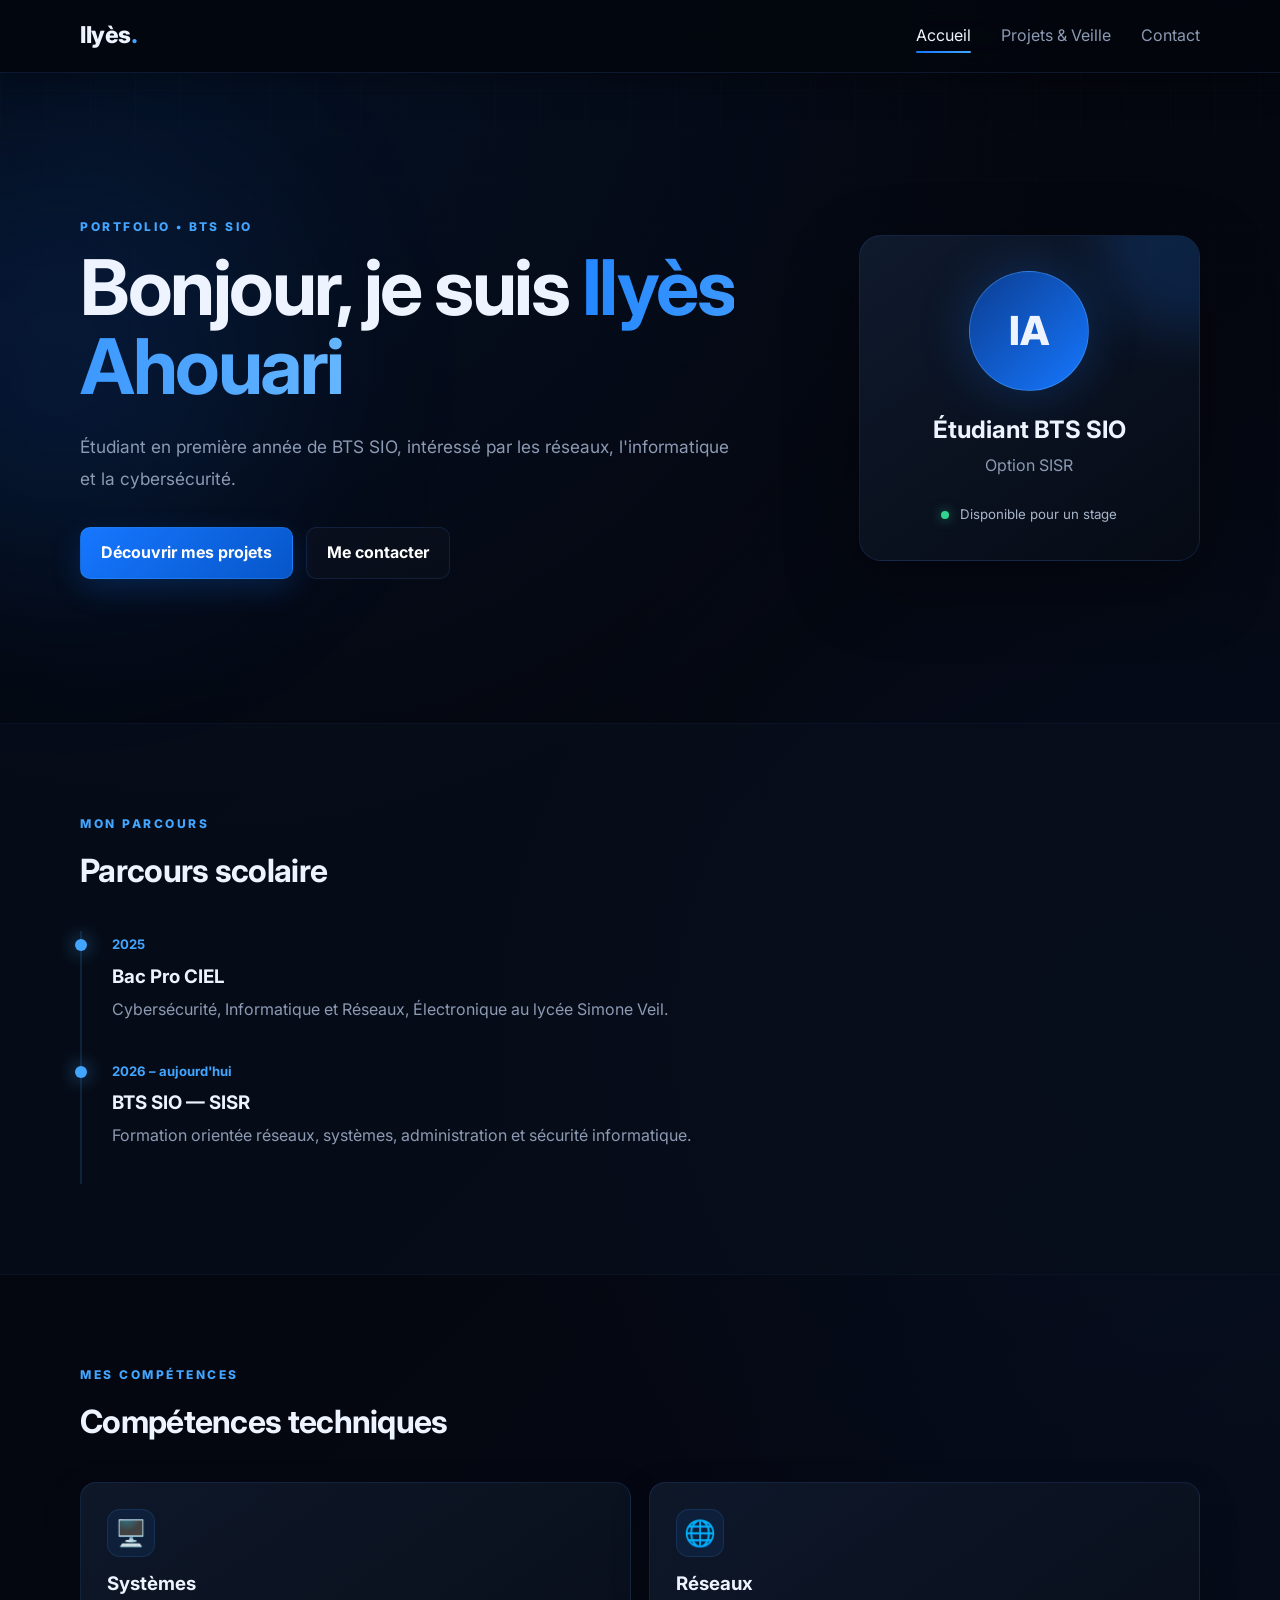
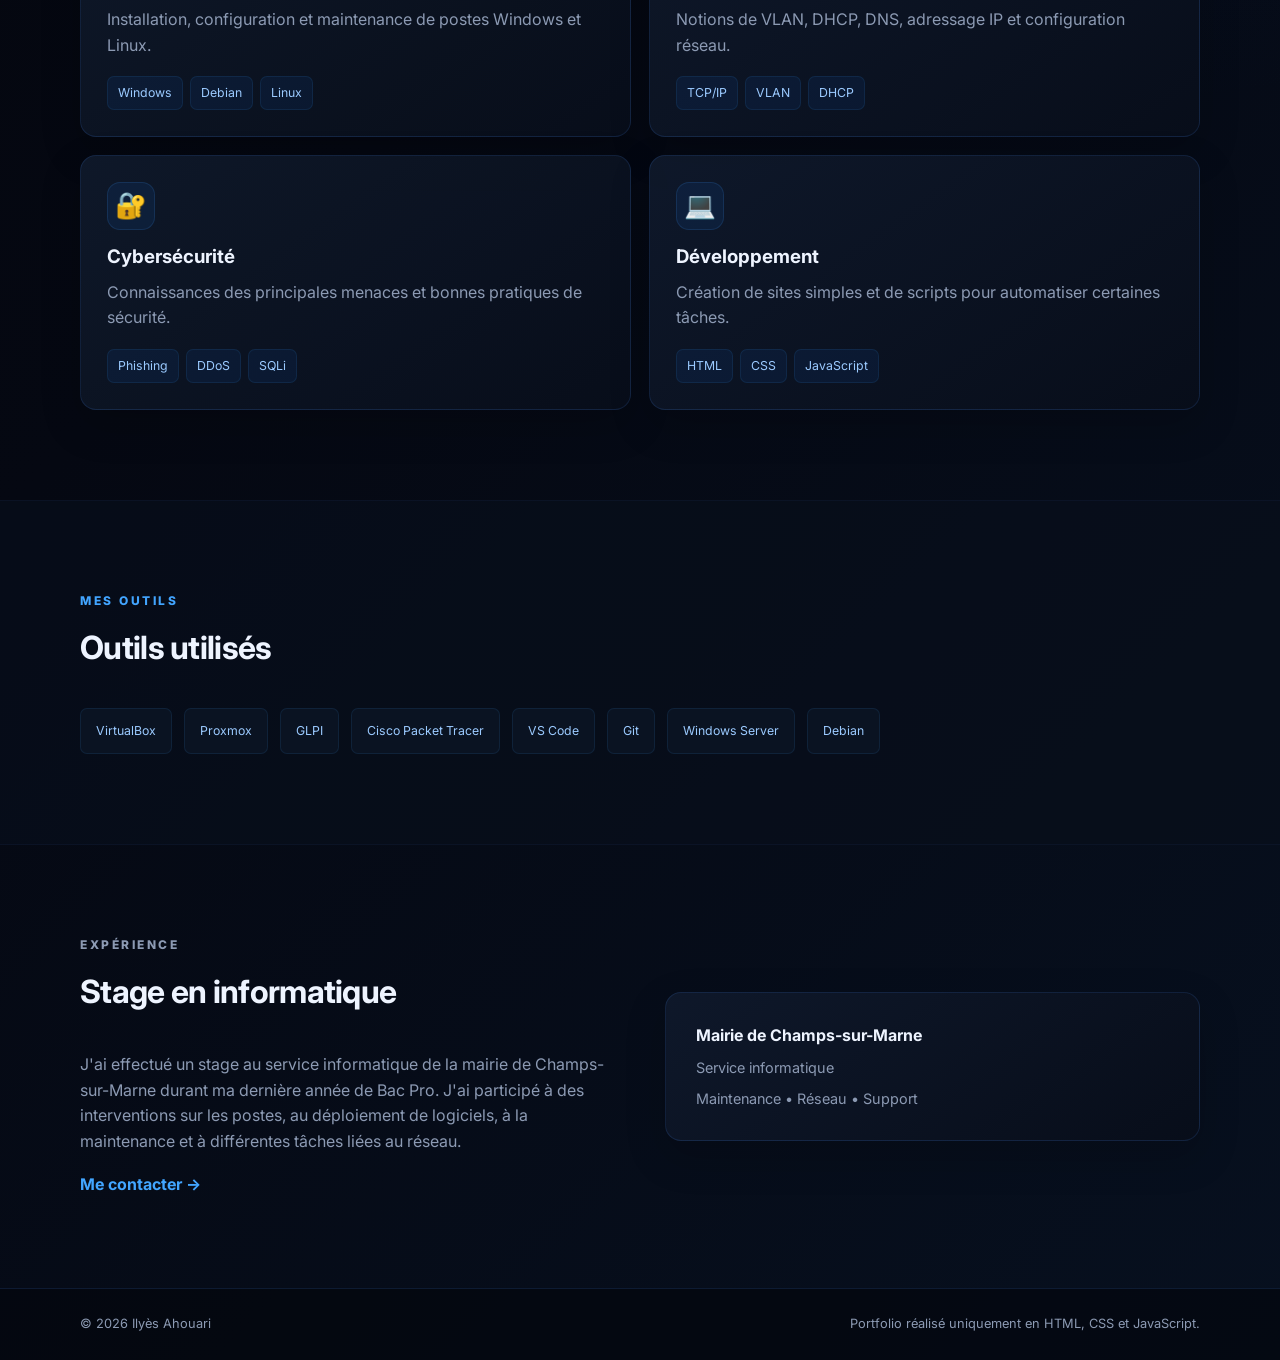
<file: index.html>
<!DOCTYPE html>
<html lang="fr">
<head>
  <meta charset="UTF-8">
  <meta name="viewport" content="width=device-width, initial-scale=1.0">
  <title>Ilyès Ahouari | Portfolio BTS SIO</title>
  <link rel="stylesheet" href="style.css">
</head>
<body>
  <header class="header">
    <nav class="nav container">
      <a href="index.html" class="logo">Ilyès<span>.</span></a>
      <button class="menu-btn" aria-label="Ouvrir le menu">☰</button>
      <ul class="nav-links">
        <li><a class="active" href="index.html">Accueil</a></li>
        <li><a href="projets.html">Projets & Veille</a></li>
        <li><a href="contact.html">Contact</a></li>
      </ul>
    </nav>
  </header>

  <main>
    <section class="hero container">
      <div class="hero-text">
        <p class="eyebrow">PORTFOLIO • BTS SIO</p>
        <h1>Bonjour, je suis <span>Ilyès Ahouari</span></h1>
        <p class="hero-description">
          Étudiant en première année de BTS SIO, intéressé par les réseaux,
          l'informatique et la cybersécurité.
        </p>
        <div class="hero-buttons">
          <a class="btn" href="projets.html">Découvrir mes projets</a>
          <a class="btn btn-outline" href="contact.html">Me contacter</a>
        </div>
      </div>
      <div class="hero-card">
        <div class="avatar">IA</div>
        <h2>Étudiant BTS SIO</h2>
        <p>Option SISR</p>
        <div class="status"><span></span> Disponible pour un stage</div>
      </div>
    </section>

    <section class="section alt">
      <div class="container">
        <p class="eyebrow">MON PARCOURS</p>
        <h2 class="section-title">Parcours scolaire</h2>
        <div class="timeline">
          <article class="timeline-item">
            <div class="timeline-dot"></div>
            <div>
              <span class="date">2025</span>
              <h3>Bac Pro CIEL</h3>
              <p>Cybersécurité, Informatique et Réseaux, Électronique au lycée Simone Veil.</p>
            </div>
          </article>
          <article class="timeline-item">
            <div class="timeline-dot"></div>
            <div>
              <span class="date">2026 – aujourd'hui</span>
              <h3>BTS SIO — SISR</h3>
              <p>Formation orientée réseaux, systèmes, administration et sécurité informatique.</p>
            </div>
          </article>
        </div>
      </div>
    </section>

    <section class="section container">
      <p class="eyebrow">MES COMPÉTENCES</p>
      <h2 class="section-title">Compétences techniques</h2>
      <div class="cards">
        <article class="card">
          <div class="icon">🖥️</div>
          <h3>Systèmes</h3>
          <p>Installation, configuration et maintenance de postes Windows et Linux.</p>
          <div class="tags"><span>Windows</span><span>Debian</span><span>Linux</span></div>
        </article>
        <article class="card">
          <div class="icon">🌐</div>
          <h3>Réseaux</h3>
          <p>Notions de VLAN, DHCP, DNS, adressage IP et configuration réseau.</p>
          <div class="tags"><span>TCP/IP</span><span>VLAN</span><span>DHCP</span></div>
        </article>
        <article class="card">
          <div class="icon">🔐</div>
          <h3>Cybersécurité</h3>
          <p>Connaissances des principales menaces et bonnes pratiques de sécurité.</p>
          <div class="tags"><span>Phishing</span><span>DDoS</span><span>SQLi</span></div>
        </article>
        <article class="card">
          <div class="icon">💻</div>
          <h3>Développement</h3>
          <p>Création de sites simples et de scripts pour automatiser certaines tâches.</p>
          <div class="tags"><span>HTML</span><span>CSS</span><span>JavaScript</span></div>
        </article>
      </div>
    </section>

    <section class="section alt">
      <div class="container">
        <p class="eyebrow">MES OUTILS</p>
        <h2 class="section-title">Outils utilisés</h2>
        <div class="tools">
          <span>VirtualBox</span><span>Proxmox</span><span>GLPI</span><span>Cisco Packet Tracer</span>
          <span>VS Code</span><span>Git</span><span>Windows Server</span><span>Debian</span>
        </div>
      </div>
    </section>

    <section class="section container experience">
      <div>
        <p class="eyebrow">EXPÉRIENCE</p>
        <h2 class="section-title">Stage en informatique</h2>
        <p>
          J'ai effectué un stage au service informatique de la mairie de
          Champs-sur-Marne durant ma dernière année de Bac Pro. J'ai participé
          à des interventions sur les postes, au déploiement de logiciels,
          à la maintenance et à différentes tâches liées au réseau.
        </p>
        <a class="text-link" href="contact.html">Me contacter →</a>
      </div>
      <div class="experience-box">
        <strong>Mairie de Champs-sur-Marne</strong>
        <span>Service informatique</span>
        <span>Maintenance • Réseau • Support</span>
      </div>
    </section>
  </main>

  <footer>
    <div class="container footer-content">
      <p>© <span id="year"></span> Ilyès Ahouari</p>
      <p>Portfolio réalisé uniquement en HTML, CSS et JavaScript.</p>
    </div>
  </footer>
  <script src="script.js"></script>
</body>
</html>
</file>
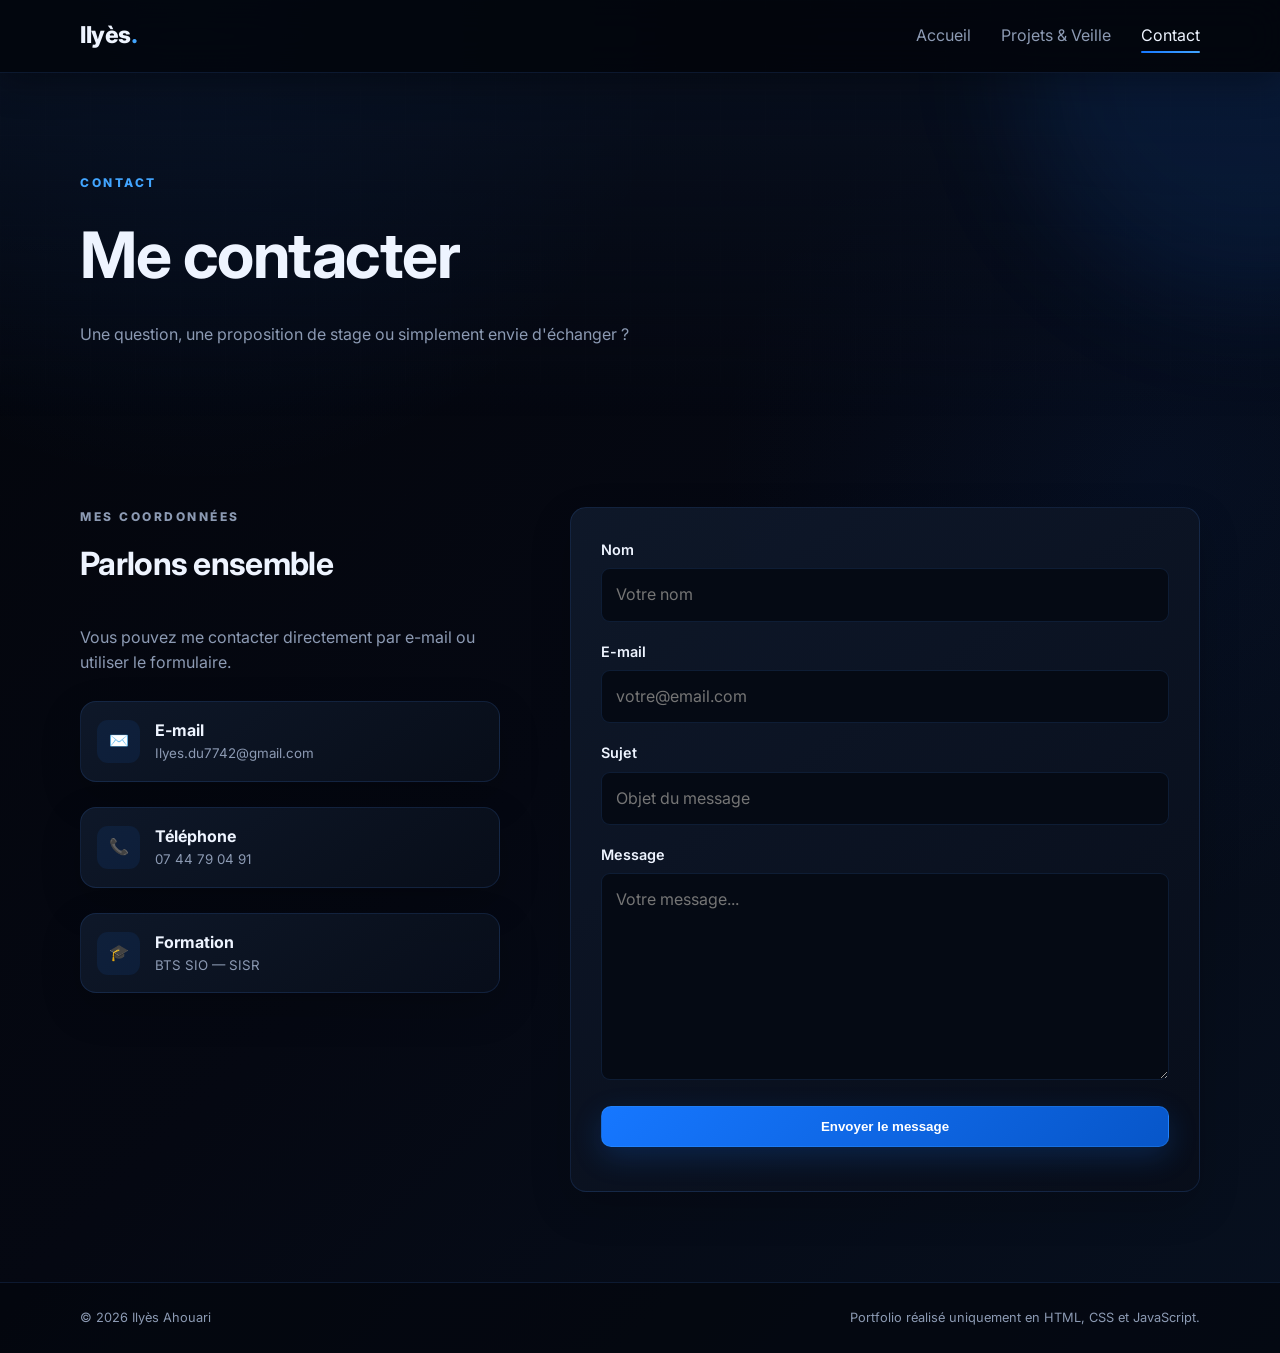
<file: contact.html>
<!DOCTYPE html>
<html lang="fr">
<head>
  <meta charset="UTF-8">
  <meta name="viewport" content="width=device-width, initial-scale=1.0">
  <title>Contact | Ilyès Ahouari</title>
  <link rel="stylesheet" href="style.css">
</head>
<body>
  <header class="header">
    <nav class="nav container">
      <a href="index.html" class="logo">Ilyès<span>.</span></a>
      <button class="menu-btn" aria-label="Ouvrir le menu">☰</button>
      <ul class="nav-links">
        <li><a href="index.html">Accueil</a></li>
        <li><a href="projets.html">Projets & Veille</a></li>
        <li><a class="active" href="contact.html">Contact</a></li>
      </ul>
    </nav>
  </header>

  <main>
    <section class="page-hero">
      <div class="container">
        <p class="eyebrow">CONTACT</p>
        <h1>Me contacter</h1>
        <p>Une question, une proposition de stage ou simplement envie d'échanger ?</p>
      </div>
    </section>

    <section class="section container contact-layout">
      <div class="contact-info">
        <p class="eyebrow">MES COORDONNÉES</p>
        <h2 class="section-title">Parlons ensemble</h2>
        <p>Vous pouvez me contacter directement par e-mail ou utiliser le formulaire.</p>
        <a class="contact-item" href="mailto:Ilyes.du7742@gmail.com">
          <span>✉️</span>
          <div><strong>E-mail</strong><small>Ilyes.du7742@gmail.com</small></div>
        </a>
        <div class="contact-item">
          <span>📞</span>
          <div><strong>Téléphone</strong><small><a href="tel:0744790491">07 44 79 04 91</a></small></div>
        </div>
        <div class="contact-item">
          <span>🎓</span>
          <div><strong>Formation</strong><small>BTS SIO — SISR</small></div>
        </div>
      </div>

      <form class="contact-form" id="contactForm">
        <label for="name">Nom</label>
        <input type="text" id="name" name="name" placeholder="Votre nom" required>

        <label for="email">E-mail</label>
        <input type="email" id="email" name="email" placeholder="votre@email.com" required>

        <label for="subject">Sujet</label>
        <input type="text" id="subject" name="subject" placeholder="Objet du message" required>

        <label for="message">Message</label>
        <textarea id="message" name="message" rows="7" placeholder="Votre message..." required></textarea>

        <button class="btn" type="submit">Envoyer le message</button>
        <p id="formMessage" class="form-message"></p>
      </form>
    </section>
  </main>

  <footer>
    <div class="container footer-content">
      <p>© <span id="year"></span> Ilyès Ahouari</p>
      <p>Portfolio réalisé uniquement en HTML, CSS et JavaScript.</p>
    </div>
  </footer>
  <script src="script.js"></script>
</body>
</html>
</file>
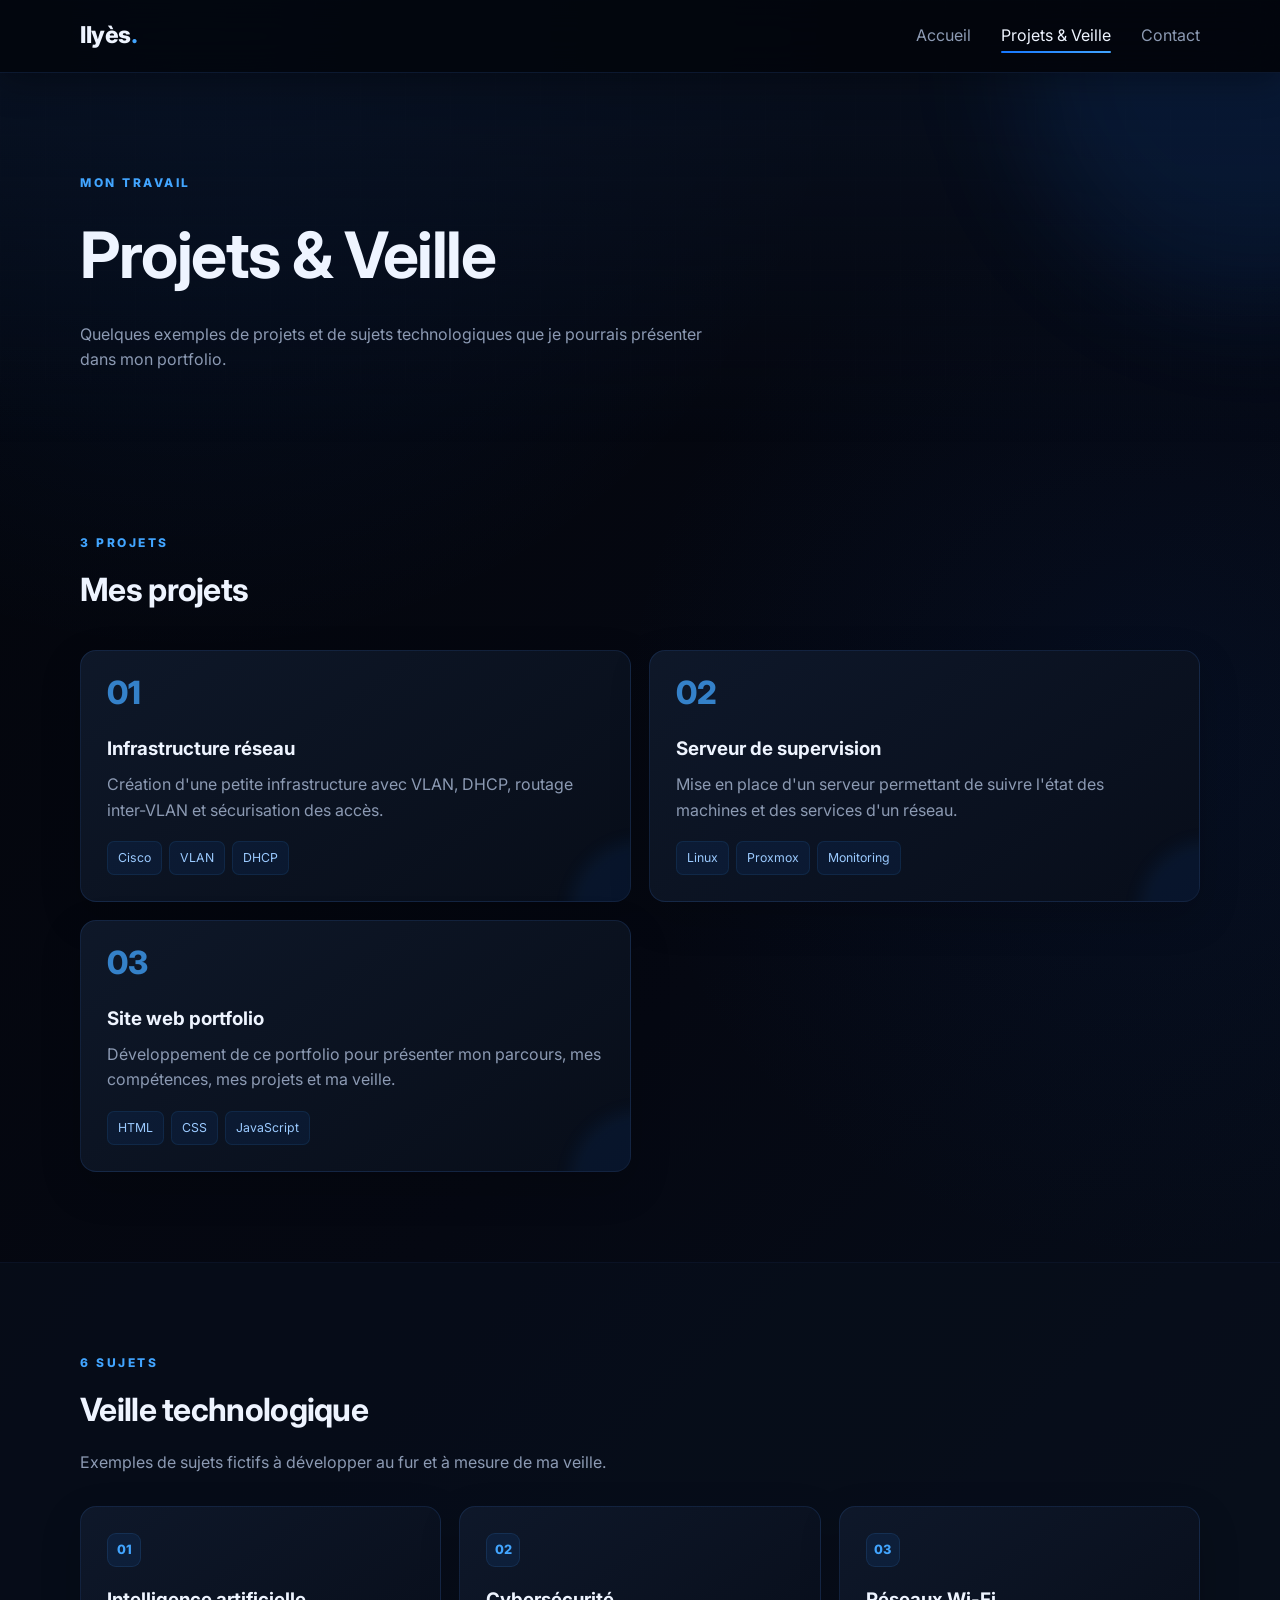
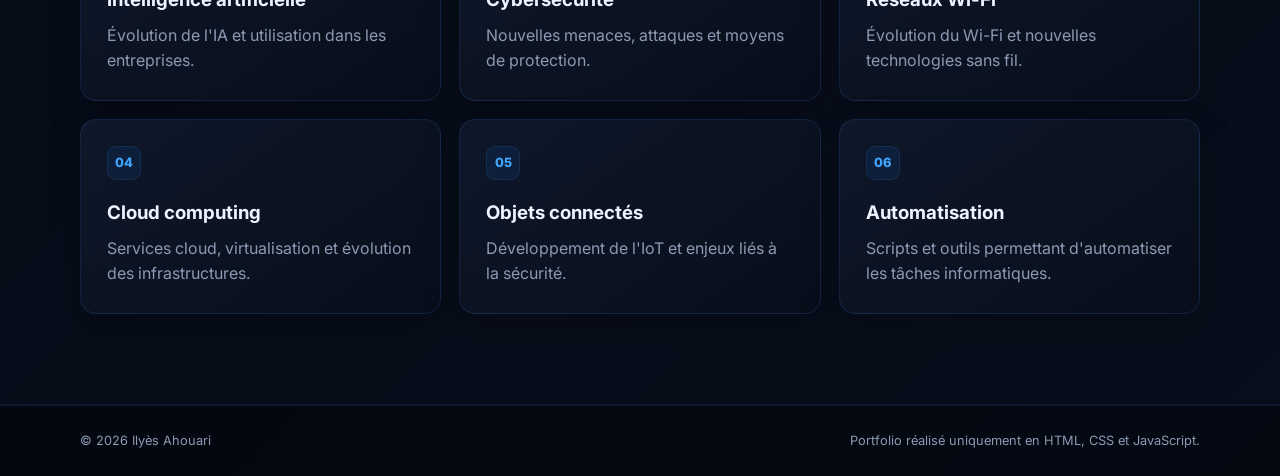
<file: projets.html>
<!DOCTYPE html>
<html lang="fr">
<head>
  <meta charset="UTF-8">
  <meta name="viewport" content="width=device-width, initial-scale=1.0">
  <title>Projets & Veille | Ilyès Ahouari</title>
  <link rel="stylesheet" href="style.css">
</head>
<body>
  <header class="header">
    <nav class="nav container">
      <a href="index.html" class="logo">Ilyès<span>.</span></a>
      <button class="menu-btn" aria-label="Ouvrir le menu">☰</button>
      <ul class="nav-links">
        <li><a href="index.html">Accueil</a></li>
        <li><a class="active" href="projets.html">Projets & Veille</a></li>
        <li><a href="contact.html">Contact</a></li>
      </ul>
    </nav>
  </header>

  <main>
    <section class="page-hero">
      <div class="container">
        <p class="eyebrow">MON TRAVAIL</p>
        <h1>Projets & Veille</h1>
        <p>Quelques exemples de projets et de sujets technologiques que je pourrais présenter dans mon portfolio.</p>
      </div>
    </section>

    <section class="section container">
      <p class="eyebrow">3 PROJETS</p>
      <h2 class="section-title">Mes projets</h2>
      <div class="project-grid">
        <article class="project-card">
          <div class="project-number">01</div>
          <h3>Infrastructure réseau</h3>
          <p>Création d'une petite infrastructure avec VLAN, DHCP, routage inter-VLAN et sécurisation des accès.</p>
          <div class="tags"><span>Cisco</span><span>VLAN</span><span>DHCP</span></div>
        </article>
        <article class="project-card">
          <div class="project-number">02</div>
          <h3>Serveur de supervision</h3>
          <p>Mise en place d'un serveur permettant de suivre l'état des machines et des services d'un réseau.</p>
          <div class="tags"><span>Linux</span><span>Proxmox</span><span>Monitoring</span></div>
        </article>
        <article class="project-card">
          <div class="project-number">03</div>
          <h3>Site web portfolio</h3>
          <p>Développement de ce portfolio pour présenter mon parcours, mes compétences, mes projets et ma veille.</p>
          <div class="tags"><span>HTML</span><span>CSS</span><span>JavaScript</span></div>
        </article>
      </div>
    </section>

    <section class="section alt">
      <div class="container">
        <p class="eyebrow">6 SUJETS</p>
        <h2 class="section-title">Veille technologique</h2>
        <p class="section-intro">Exemples de sujets fictifs à développer au fur et à mesure de ma veille.</p>
        <div class="watch-grid">
          <article class="watch-card"><span>01</span><h3>Intelligence artificielle</h3><p>Évolution de l'IA et utilisation dans les entreprises.</p></article>
          <article class="watch-card"><span>02</span><h3>Cybersécurité</h3><p>Nouvelles menaces, attaques et moyens de protection.</p></article>
          <article class="watch-card"><span>03</span><h3>Réseaux Wi-Fi</h3><p>Évolution du Wi-Fi et nouvelles technologies sans fil.</p></article>
          <article class="watch-card"><span>04</span><h3>Cloud computing</h3><p>Services cloud, virtualisation et évolution des infrastructures.</p></article>
          <article class="watch-card"><span>05</span><h3>Objets connectés</h3><p>Développement de l'IoT et enjeux liés à la sécurité.</p></article>
          <article class="watch-card"><span>06</span><h3>Automatisation</h3><p>Scripts et outils permettant d'automatiser les tâches informatiques.</p></article>
        </div>
      </div>
    </section>
  </main>

  <footer>
    <div class="container footer-content">
      <p>© <span id="year"></span> Ilyès Ahouari</p>
      <p>Portfolio réalisé uniquement en HTML, CSS et JavaScript.</p>
    </div>
  </footer>
  <script src="script.js"></script>
</body>
</html>
</file>
<file: style.css>
@import url('https://fonts.googleapis.com/css2?family=Inter:wght@400;500;600;700;800&display=swap');

:root {
  --bg: #050812;
  --bg-2: #080d1a;
  --card: #0c1424;
  --card-2: #101a2d;
  --text: #eef4ff;
  --muted: #8c9ab3;
  --blue: #1677ff;
  --blue-light: #42a5ff;
  --blue-dark: #0b3d91;
  --border: rgba(75, 145, 255, .14);
  --radius: 16px;
}

* { box-sizing: border-box; margin: 0; padding: 0; }

html { scroll-behavior: smooth; }

body {
  font-family: 'Inter', sans-serif;
  color: var(--text);
  background:
    radial-gradient(circle at 15% 0%, rgba(22,119,255,.10), transparent 28%),
    radial-gradient(circle at 90% 35%, rgba(11,61,145,.10), transparent 30%),
    linear-gradient(135deg, #03050b 0%, #050812 50%, #07101f 100%);
  line-height: 1.6;
  min-height: 100vh;
  overflow-x: hidden;
}

body::before {
  content: "";
  position: fixed;
  inset: 0;
  pointer-events: none;
  opacity: .025;
  background-image: linear-gradient(rgba(255,255,255,.5) 1px, transparent 1px),
                    linear-gradient(90deg, rgba(255,255,255,.5) 1px, transparent 1px);
  background-size: 45px 45px;
  mask-image: linear-gradient(to bottom, black, transparent);
}

a { color: inherit; text-decoration: none; }

.container { width: min(1120px, 90%); margin: auto; }

.header {
  position: sticky;
  top: 0;
  z-index: 20;
  background: rgba(3,6,13,.88);
  backdrop-filter: blur(18px);
  border-bottom: 1px solid var(--border);
  box-shadow: 0 10px 35px rgba(0,0,0,.3);
}

.nav {
  min-height: 72px;
  display: flex;
  align-items: center;
  justify-content: space-between;
}

.logo {
  font-size: 1.45rem;
  font-weight: 800;
  letter-spacing: -.5px;
}

.logo span { color: var(--blue-light); }

.nav-links {
  list-style: none;
  display: flex;
  gap: 30px;
}

.nav-links a {
  color: var(--muted);
  position: relative;
  padding: 8px 0;
  transition: .25s;
}

.nav-links a:hover,
.nav-links a.active {
  color: var(--text);
}

.nav-links a::after {
  content: "";
  position: absolute;
  left: 0;
  bottom: 0;
  height: 2px;
  width: 0;
  border-radius: 10px;
  background: linear-gradient(90deg, var(--blue), var(--blue-light));
  transition: width .25s;
}

.nav-links a:hover::after,
.nav-links a.active::after {
  width: 100%;
}

.menu-btn {
  display: none;
  border: 0;
  background: transparent;
  color: var(--text);
  font-size: 1.6rem;
  cursor: pointer;
}

/* Accueil */
.hero {
  min-height: 650px;
  display: grid;
  grid-template-columns: 1.35fr .65fr;
  align-items: center;
  gap: 70px;
  position: relative;
}

.hero::before {
  content: "";
  position: absolute;
  width: 420px;
  height: 420px;
  left: -230px;
  top: 80px;
  border-radius: 50%;
  background: rgba(22,119,255,.12);
  filter: blur(100px);
  pointer-events: none;
}

.hero-text,
.hero-card { position: relative; z-index: 1; }

.eyebrow {
  color: var(--blue-light);
  font-size: .75rem;
  font-weight: 800;
  letter-spacing: 2.5px;
  margin-bottom: 12px;
}

.hero h1 {
  font-size: clamp(2.7rem, 6vw, 5rem);
  line-height: 1.03;
  letter-spacing: -2.5px;
  margin-bottom: 25px;
}

.hero h1 span {
  background: linear-gradient(90deg, #2487ff, #65b6ff);
  -webkit-background-clip: text;
  background-clip: text;
  color: transparent;
}

.hero-description {
  max-width: 650px;
  color: var(--muted);
  font-size: 1.08rem;
  line-height: 1.85;
}

.hero-buttons {
  display: flex;
  gap: 13px;
  margin-top: 32px;
  flex-wrap: wrap;
}

.btn {
  display: inline-block;
  border: 1px solid rgba(66,165,255,.25);
  border-radius: 10px;
  padding: 12px 20px;
  background: linear-gradient(135deg, var(--blue), #0756c9);
  color: white;
  font-weight: 700;
  cursor: pointer;
  box-shadow: 0 10px 30px rgba(22,119,255,.2);
  transition: .25s;
}

.btn:hover {
  transform: translateY(-3px);
  box-shadow: 0 14px 35px rgba(22,119,255,.32);
}

.btn-outline {
  background: rgba(255,255,255,.02);
  border-color: var(--border);
  box-shadow: none;
}

.btn-outline:hover {
  background: rgba(22,119,255,.08);
  border-color: rgba(66,165,255,.4);
}

.hero-card {
  background: linear-gradient(145deg, rgba(16,27,47,.96), rgba(6,11,21,.96));
  border: 1px solid var(--border);
  border-radius: 22px;
  padding: 35px;
  text-align: center;
  box-shadow: 0 25px 70px rgba(0,0,0,.38);
  overflow: hidden;
}

.hero-card::before {
  content: "";
  position: absolute;
  width: 180px;
  height: 180px;
  right: -80px;
  top: -80px;
  border-radius: 50%;
  background: rgba(22,119,255,.15);
  filter: blur(25px);
}

.avatar {
  width: 120px;
  height: 120px;
  margin: 0 auto 20px;
  border-radius: 50%;
  display: grid;
  place-items: center;
  font-size: 2.5rem;
  font-weight: 800;
  background: linear-gradient(135deg, #0b3d91, #1677ff);
  border: 1px solid rgba(101,182,255,.35);
  box-shadow: 0 0 50px rgba(22,119,255,.25);
}

.hero-card h2 { margin-bottom: 4px; }
.hero-card p { color: var(--muted); }

.status {
  margin-top: 25px;
  font-size: .83rem;
  color: #a9b6cb;
}

.status span {
  display: inline-block;
  width: 8px;
  height: 8px;
  border-radius: 50%;
  background: #31d391;
  margin-right: 7px;
  box-shadow: 0 0 12px rgba(49,211,145,.6);
}

/* Sections */
.section { padding: 90px 0; }

.alt {
  background: rgba(8,14,27,.72);
  border-top: 1px solid rgba(75,145,255,.05);
  border-bottom: 1px solid rgba(75,145,255,.05);
}

.section-title {
  font-size: 2rem;
  letter-spacing: -.7px;
  margin-bottom: 35px;
}

.section-intro {
  color: var(--muted);
  margin-top: -20px;
  margin-bottom: 30px;
}

/* Parcours */
.timeline {
  max-width: 800px;
  border-left: 2px solid rgba(66,165,255,.15);
  padding-left: 30px;
}

.timeline-item {
  position: relative;
  padding: 0 0 35px;
}

.timeline-dot {
  position: absolute;
  width: 12px;
  height: 12px;
  border-radius: 50%;
  background: var(--blue-light);
  left: -37px;
  top: 8px;
  box-shadow: 0 0 18px rgba(66,165,255,.7);
}

.date {
  color: var(--blue-light);
  font-size: .82rem;
  font-weight: 700;
}

.timeline-item h3 { margin: 5px 0; }
.timeline-item p { color: var(--muted); }

/* Cartes */
.cards,
.project-grid,
.watch-grid {
  display: grid;
  grid-template-columns: repeat(2, 1fr);
  gap: 18px;
}

.card,
.project-card,
.watch-card,
.experience-box,
.contact-form,
.contact-item {
  background: linear-gradient(145deg, rgba(15,25,43,.95), rgba(8,14,26,.95));
  border: 1px solid var(--border);
  border-radius: var(--radius);
  box-shadow: 0 15px 40px rgba(0,0,0,.18);
}

.card,
.project-card,
.watch-card {
  padding: 26px;
  transition: transform .25s, border-color .25s, box-shadow .25s;
}

.card:hover,
.project-card:hover,
.watch-card:hover {
  transform: translateY(-5px);
  border-color: rgba(66,165,255,.32);
  box-shadow: 0 20px 50px rgba(0,0,0,.3);
}

.icon {
  width: 48px;
  height: 48px;
  display: grid;
  place-items: center;
  border-radius: 13px;
  background: rgba(22,119,255,.09);
  border: 1px solid rgba(66,165,255,.14);
  font-size: 1.6rem;
  margin-bottom: 12px;
}

.card h3,
.project-card h3,
.watch-card h3 {
  margin-bottom: 8px;
}

.card p,
.project-card p,
.watch-card p,
.experience p,
.contact-info > p {
  color: var(--muted);
}

.tags {
  display: flex;
  flex-wrap: wrap;
  gap: 7px;
  margin-top: 18px;
}

.tags span,
.tools span {
  padding: 6px 10px;
  border-radius: 7px;
  background: rgba(22,119,255,.08);
  border: 1px solid rgba(66,165,255,.10);
  color: #9bcaff;
  font-size: .77rem;
}

/* Outils */
.tools {
  display: flex;
  flex-wrap: wrap;
  gap: 12px;
}

.tools span {
  padding: 12px 15px;
  background: rgba(12,20,36,.9);
}

/* Expérience */
.experience {
  display: grid;
  grid-template-columns: 1fr 1fr;
  gap: 50px;
  align-items: center;
}

.experience-box {
  padding: 30px;
  display: grid;
  gap: 8px;
}

.experience-box span {
  color: var(--muted);
  font-size: .9rem;
}

.text-link {
  display: inline-block;
  color: var(--blue-light);
  margin-top: 18px;
  font-weight: 700;
}

/* Page projets / veille */
.page-hero {
  padding: 100px 0 70px;
  position: relative;
  overflow: hidden;
  background: linear-gradient(180deg, rgba(9,18,35,.7), transparent);
}

.page-hero::after {
  content: "";
  position: absolute;
  width: 480px;
  height: 480px;
  right: -220px;
  top: -250px;
  border-radius: 50%;
  background: rgba(22,119,255,.10);
  filter: blur(55px);
}

.page-hero h1 {
  font-size: clamp(2.5rem, 5vw, 4rem);
  margin-bottom: 15px;
  letter-spacing: -1.5px;
}

.page-hero p:last-child {
  color: var(--muted);
  max-width: 650px;
}

.project-card {
  min-height: 240px;
  position: relative;
  overflow: hidden;
}

.project-card::after {
  content: "";
  position: absolute;
  width: 140px;
  height: 140px;
  right: -80px;
  bottom: -80px;
  border-radius: 50%;
  background: rgba(22,119,255,.08);
  filter: blur(8px);
}

.project-number {
  color: var(--blue-light);
  font-size: 2rem;
  line-height: 1;
  font-weight: 800;
  margin-bottom: 25px;
  opacity: .75;
}

.watch-grid {
  grid-template-columns: repeat(3, 1fr);
}

.watch-card {
  min-height: 180px;
  position: relative;
  overflow: hidden;
}

.watch-card > span {
  display: inline-grid;
  place-items: center;
  width: 34px;
  height: 34px;
  margin-bottom: 18px;
  border-radius: 9px;
  background: rgba(22,119,255,.09);
  border: 1px solid rgba(66,165,255,.12);
  color: var(--blue-light);
  font-size: .8rem;
  font-weight: 800;
}

/* Contact */
.contact-layout {
  display: grid;
  grid-template-columns: .8fr 1.2fr;
  gap: 70px;
}

.contact-item {
  display: flex;
  gap: 15px;
  align-items: center;
  margin-top: 25px;
  padding: 16px;
  transition: .25s;
}

.contact-item:hover {
  transform: translateX(5px);
  border-color: rgba(66,165,255,.35);
}

.contact-item > span {
  width: 43px;
  height: 43px;
  display: grid;
  place-items: center;
  border-radius: 11px;
  background: rgba(22,119,255,.09);
}

.contact-item div {
  display: grid;
}

.contact-item small { color: var(--muted); }

.contact-form {
  padding: 30px;
}

.contact-form label {
  display: block;
  margin-bottom: 7px;
  font-size: .9rem;
  font-weight: 600;
}

.contact-form input,
.contact-form textarea {
  width: 100%;
  margin-bottom: 18px;
  padding: 13px 14px;
  border-radius: 9px;
  border: 1px solid var(--border);
  background: #050a14;
  color: white;
  outline: none;
  font: inherit;
  transition: .2s;
}

.contact-form input:focus,
.contact-form textarea:focus {
  border-color: rgba(66,165,255,.6);
  box-shadow: 0 0 0 3px rgba(22,119,255,.08);
}

.contact-form .btn { width: 100%; }

.form-message {
  margin-top: 14px;
  color: #72e6a8;
  font-size: .9rem;
}

/* Footer */
footer {
  border-top: 1px solid var(--border);
  background: rgba(3,6,13,.7);
  padding: 25px 0;
  color: var(--muted);
  font-size: .8rem;
}

.footer-content {
  display: flex;
  justify-content: space-between;
  gap: 20px;
}

/* Responsive */
@media (max-width: 800px) {
  .menu-btn { display: block; }

  .nav-links {
    display: none;
    position: absolute;
    top: 72px;
    left: 0;
    width: 100%;
    padding: 20px 5%;
    background: #050912;
    border-bottom: 1px solid var(--border);
    flex-direction: column;
    gap: 15px;
  }

  .nav-links.open { display: flex; }

  .hero,
  .experience,
  .contact-layout {
    grid-template-columns: 1fr;
  }

  .hero {
    padding: 70px 0;
    min-height: auto;
  }

  .cards,
  .project-grid,
  .watch-grid {
    grid-template-columns: 1fr;
  }

  .section { padding: 65px 0; }

  .footer-content { flex-direction: column; }

  .hero h1 { letter-spacing: -1px; }
}
</file>
